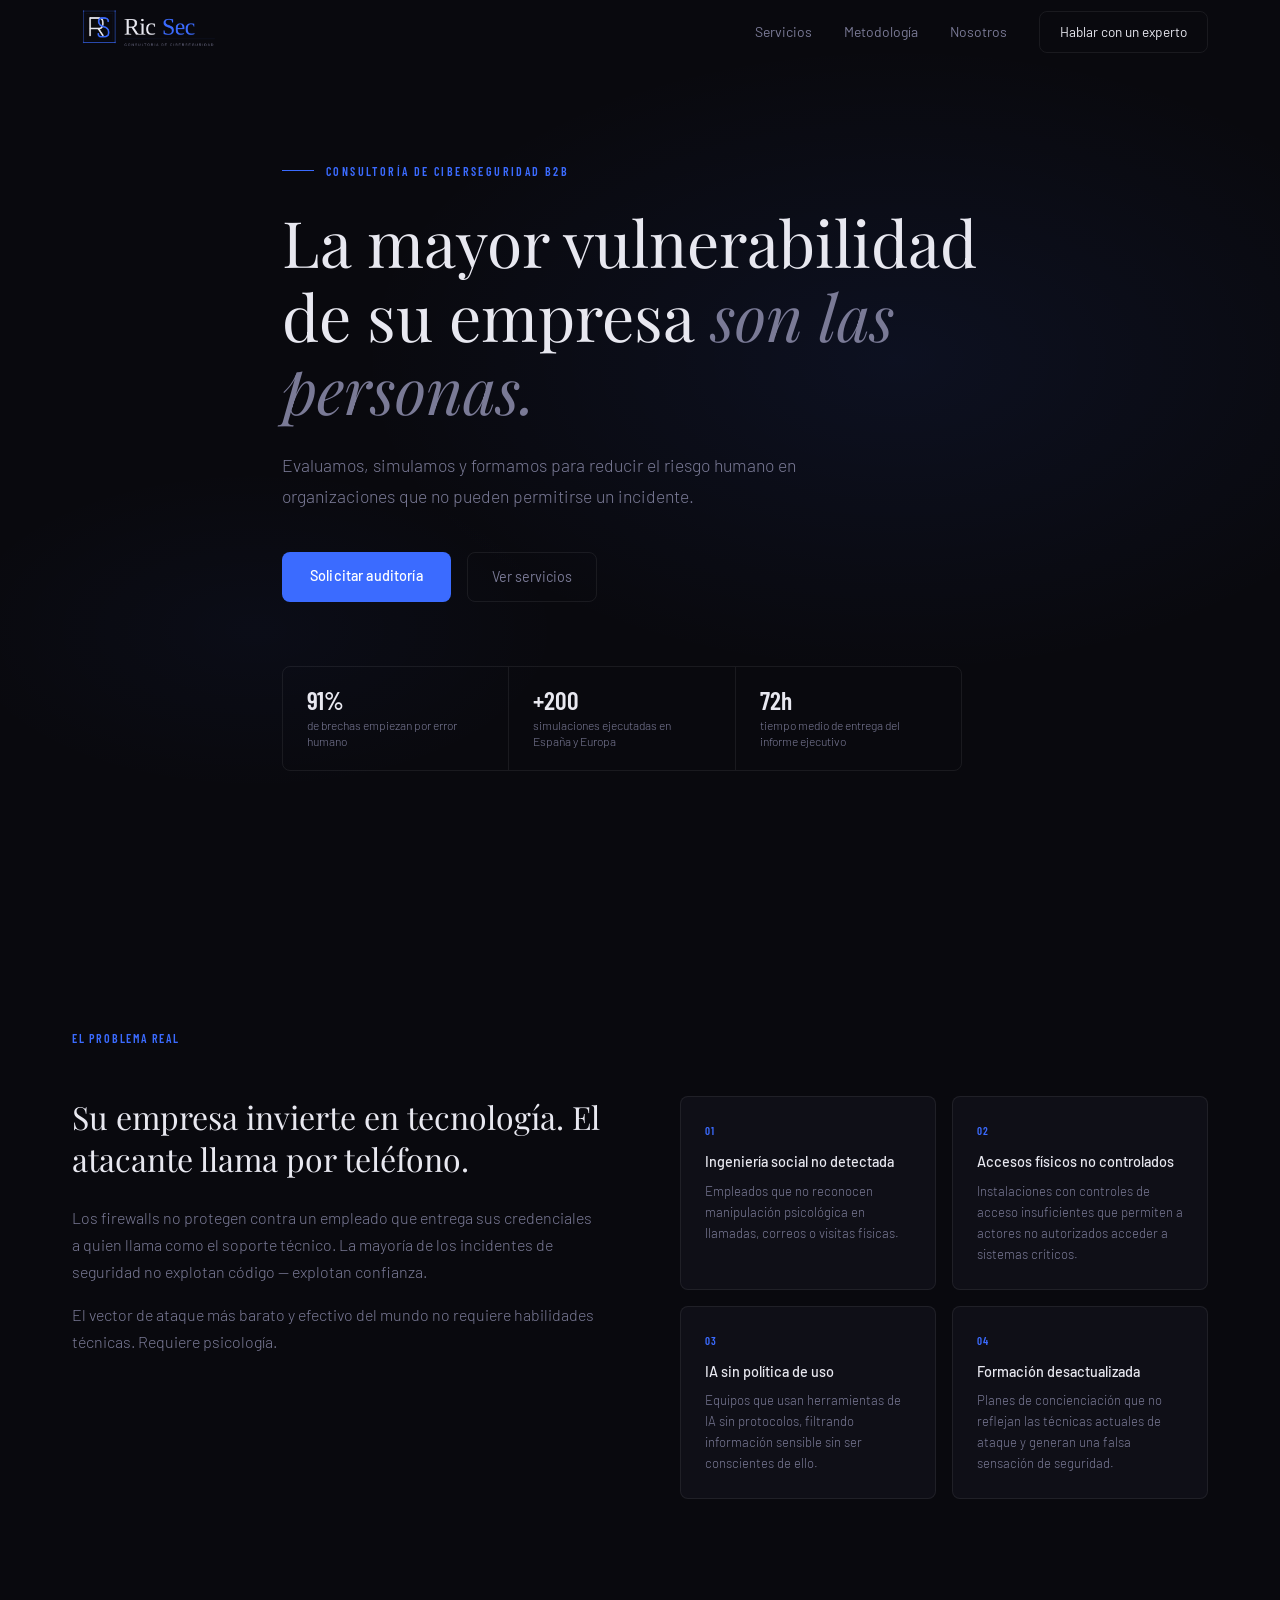
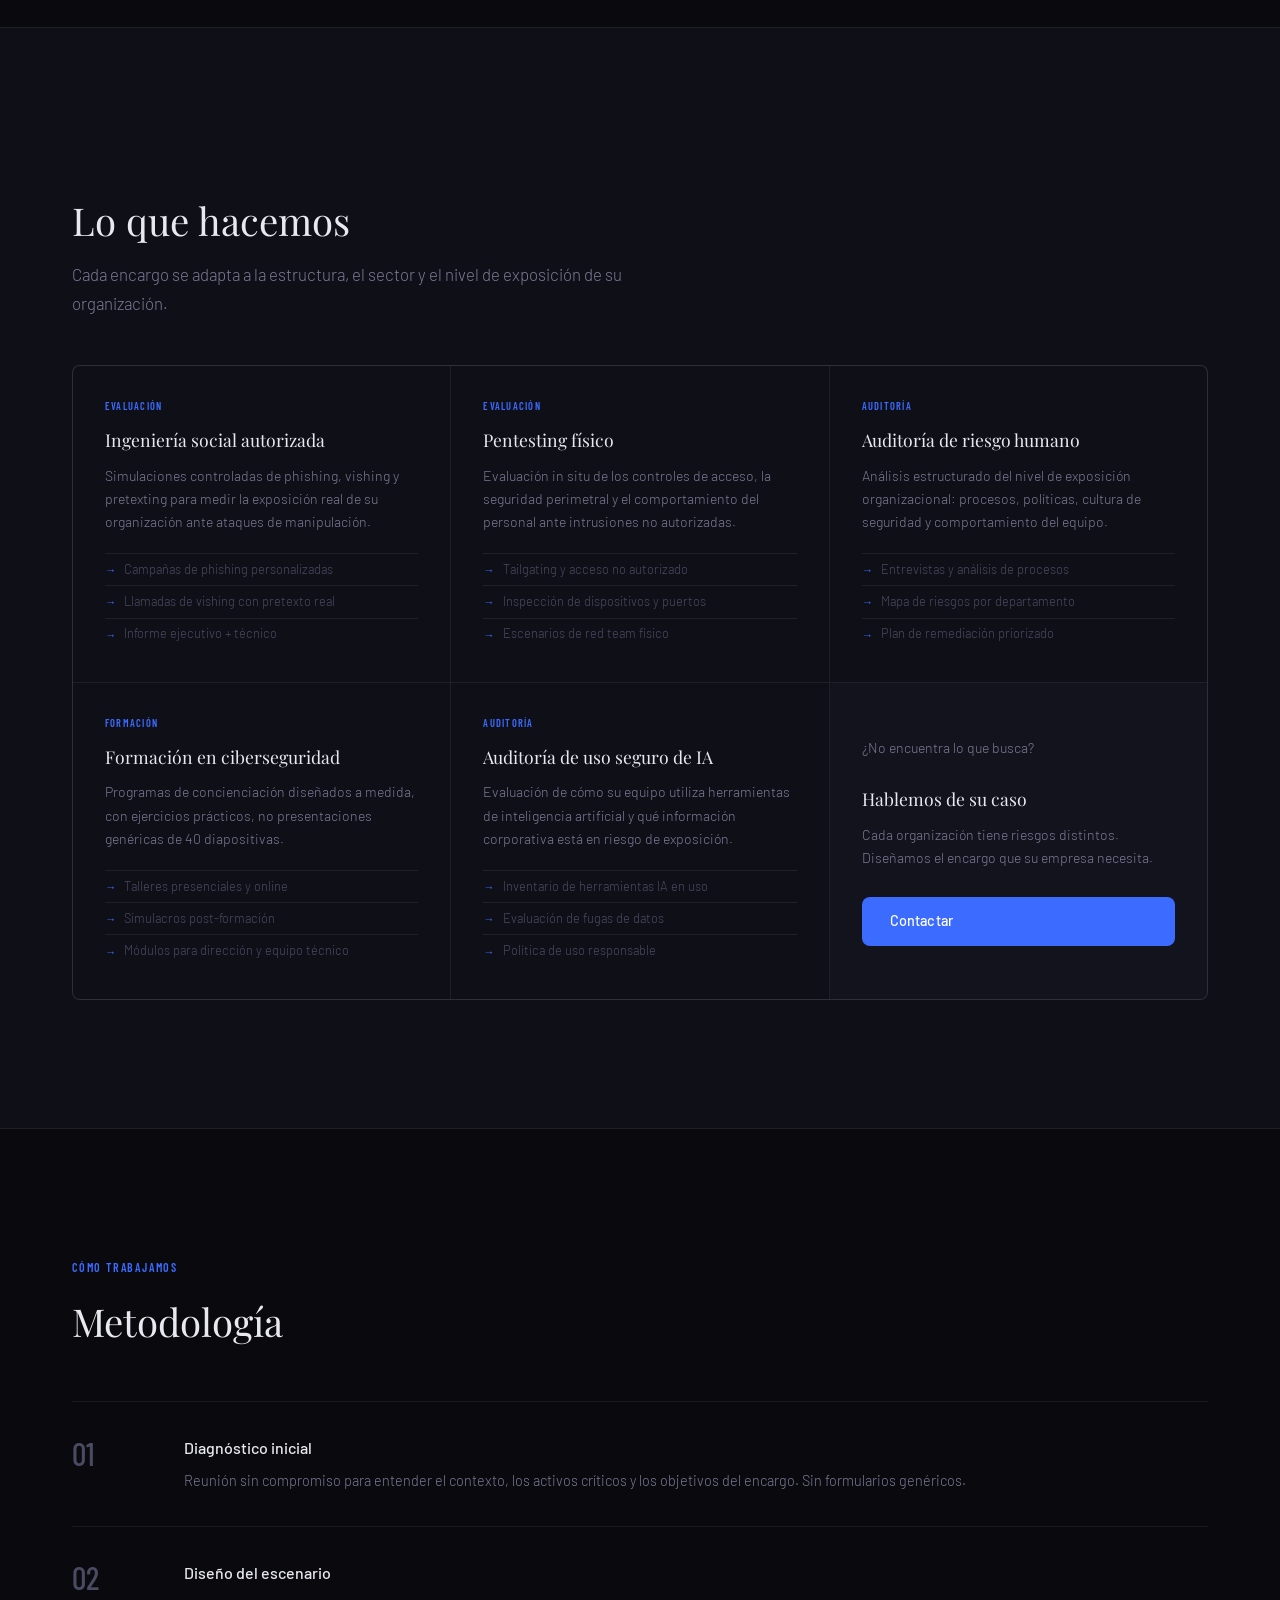
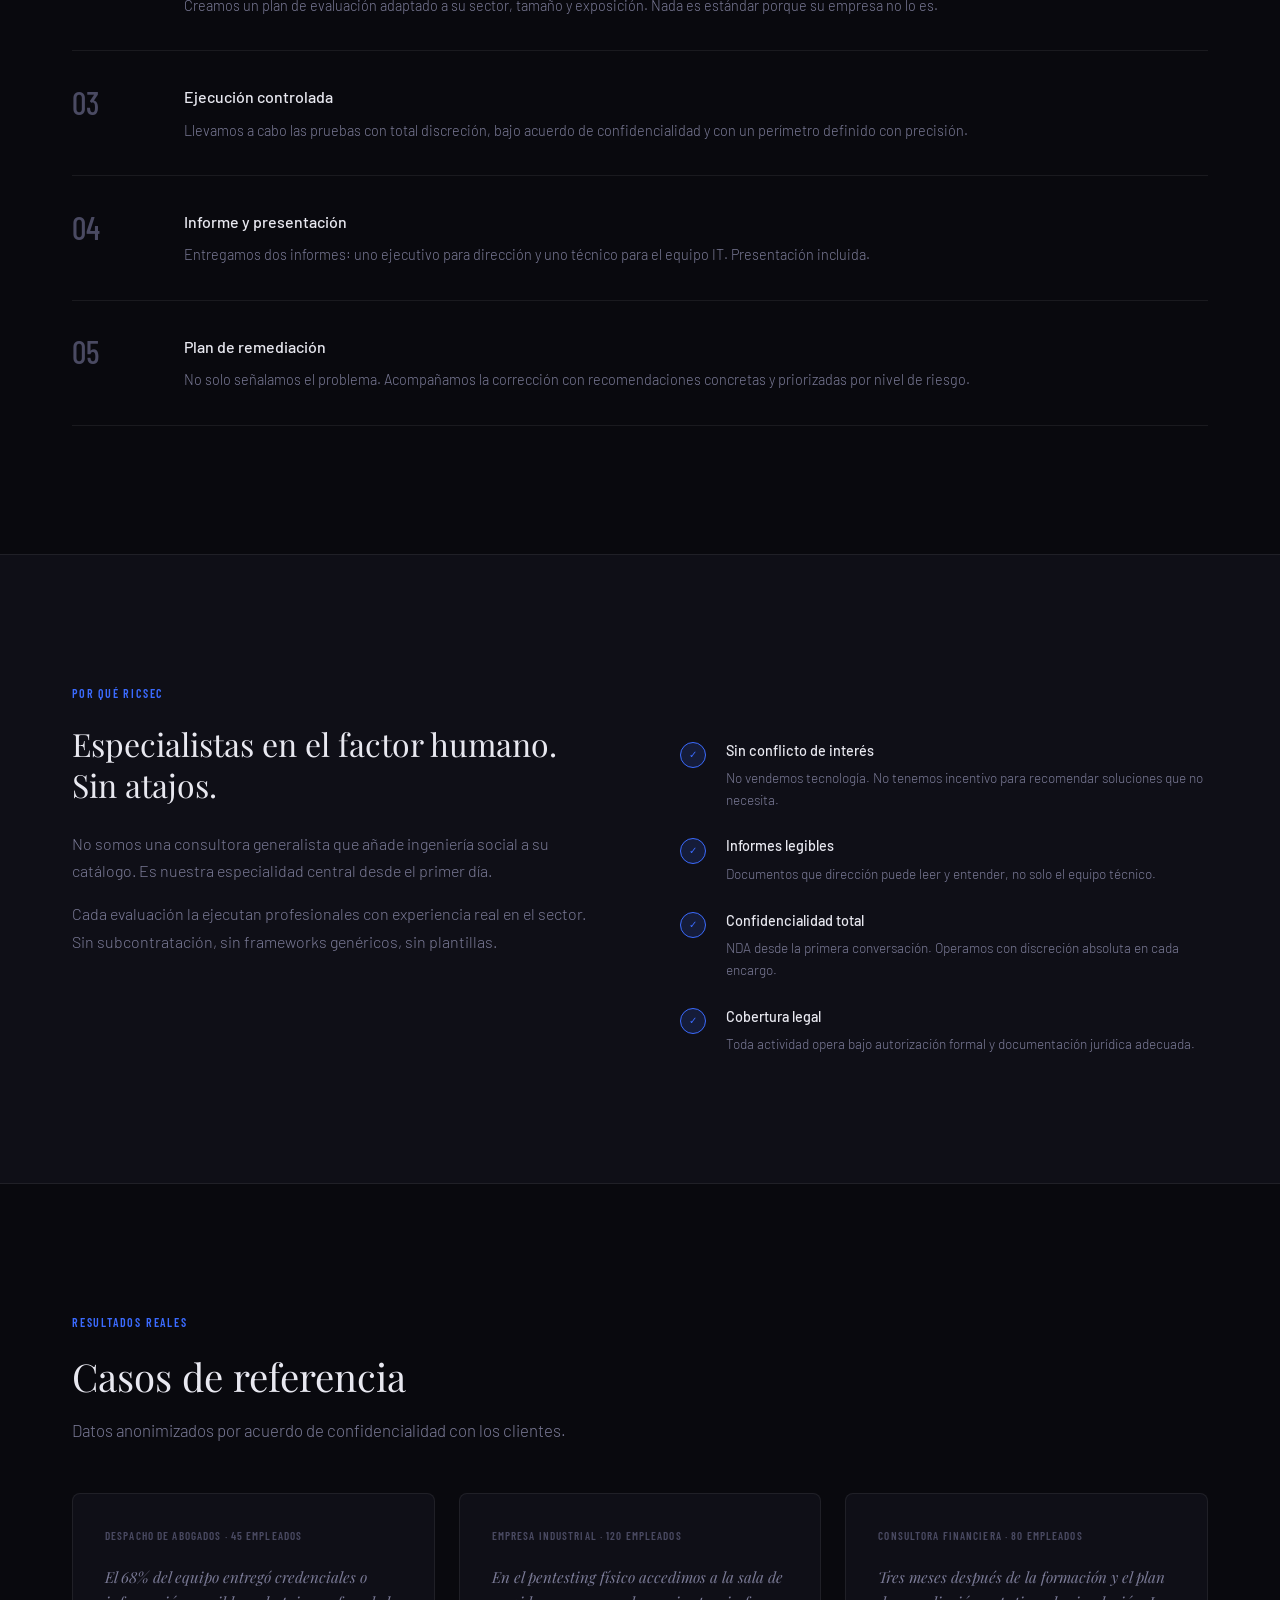
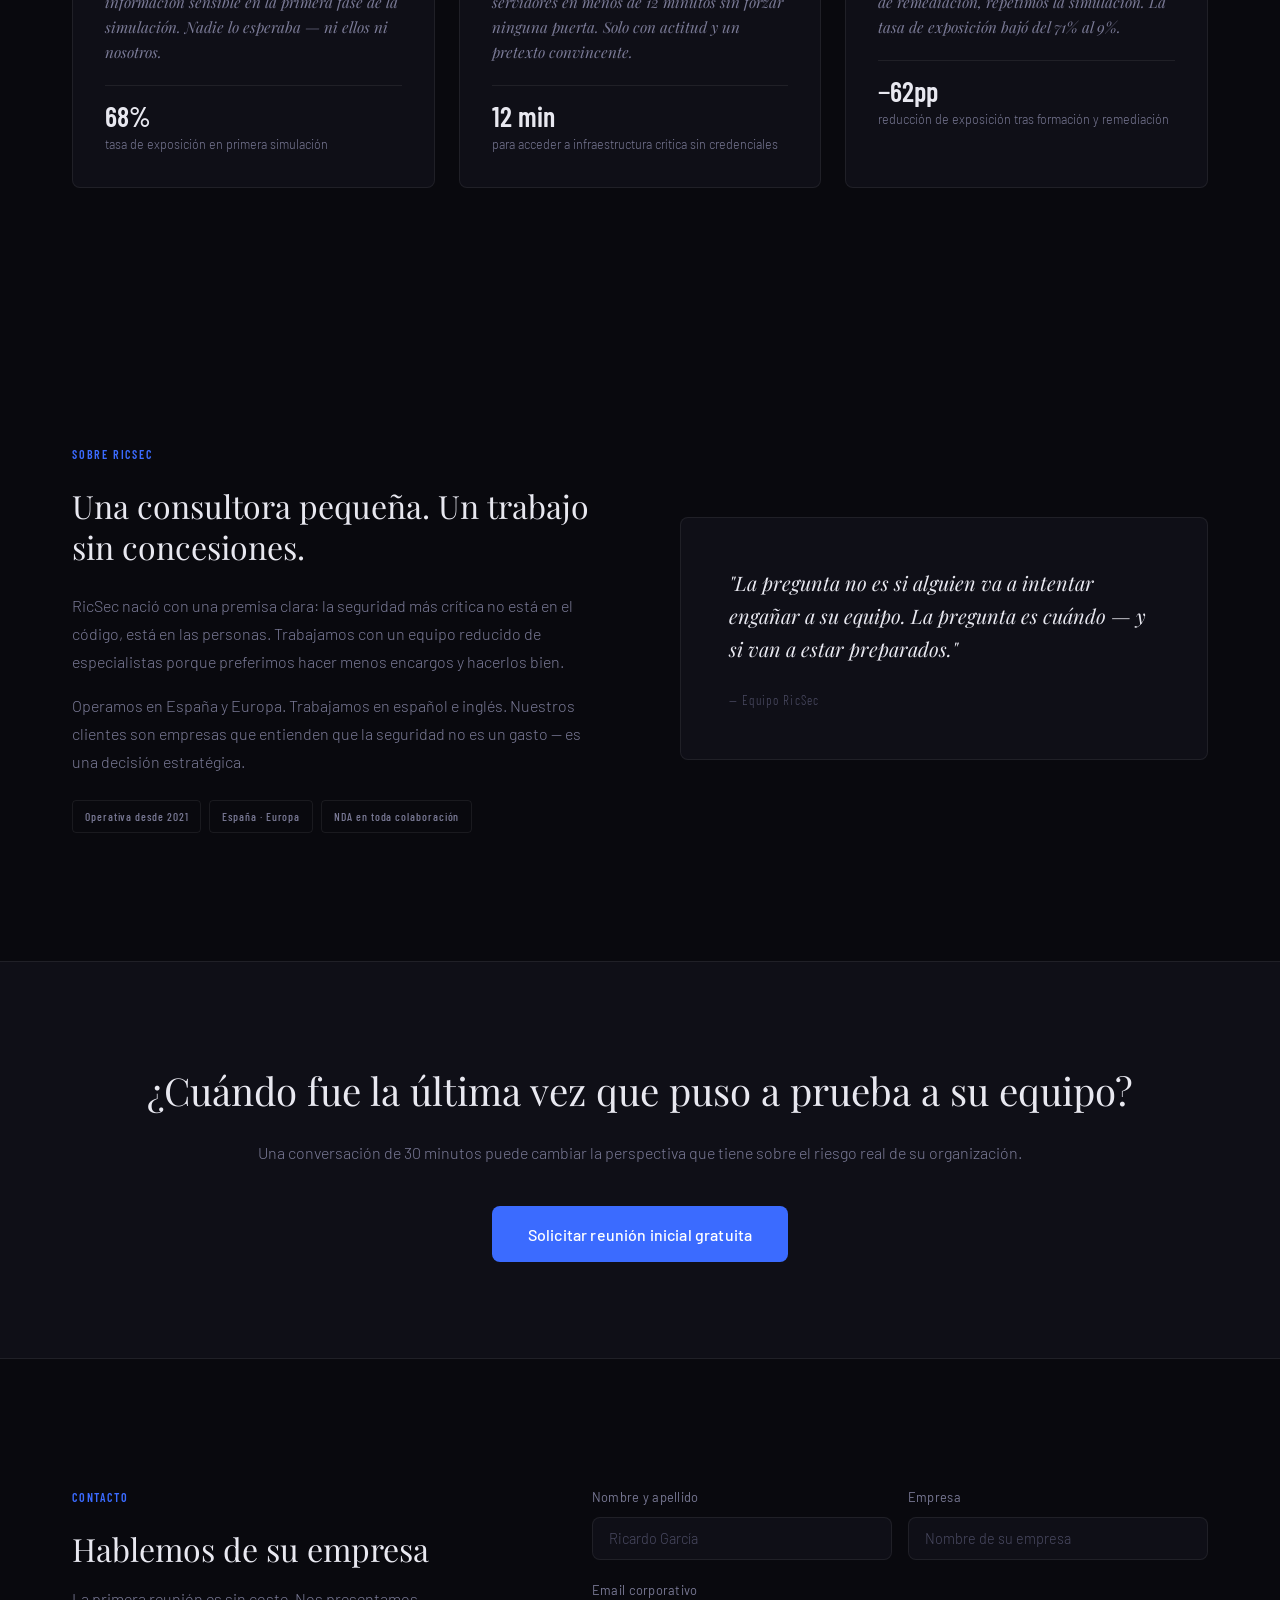
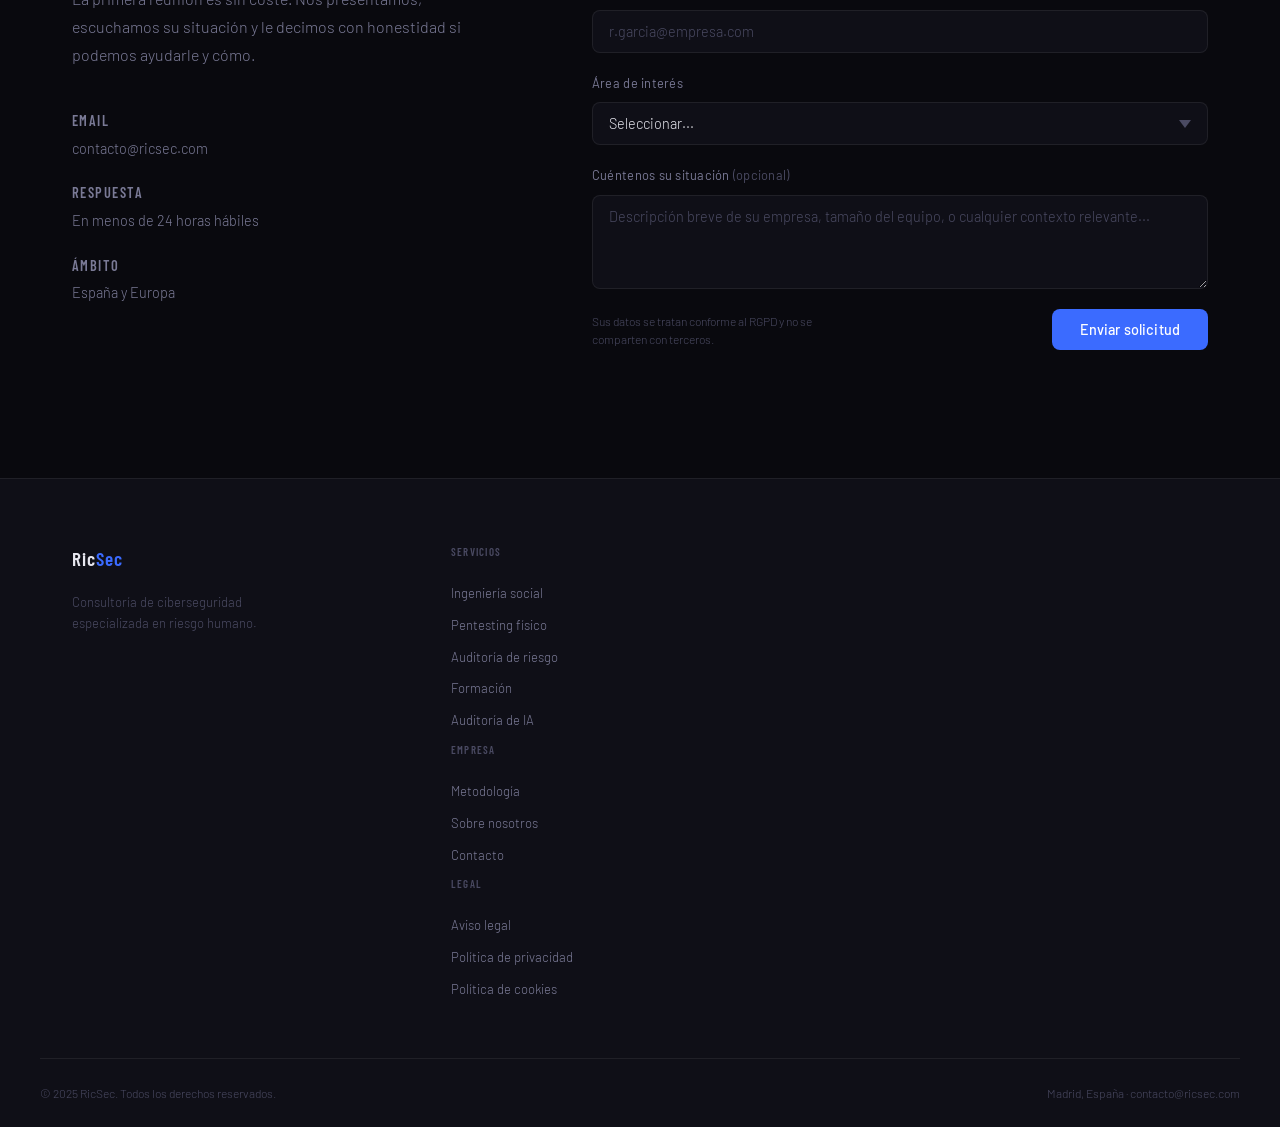
<file: index.html>
<!DOCTYPE html>
<html lang="es">
<head>
<meta charset="UTF-8">
<meta name="viewport" content="width=device-width, initial-scale=1.0">
<meta name="description" content="RicSec — Consultoría de ciberseguridad especializada en ingeniería social, pentesting físico y auditorías de riesgo humano para empresas B2B.">
<meta name="robots" content="index, follow">
<title>RicSec — Seguridad que empieza por las personas</title>
<link rel="icon" type="image/png" href="imgs/ricsec-favicon.png">
<link rel="preconnect" href="https://fonts.googleapis.com">
<link href="https://fonts.googleapis.com/css2?family=Playfair+Display:wght@400;600&family=Barlow:ital,wght@0,300;0,400;0,500;0,600;1,300&family=Barlow+Condensed:wght@500;600&display=swap" rel="stylesheet">
<link rel="stylesheet" href="styles.css">
</head>
<body>

<!-- NAV -->
<header class="nav" id="nav">
  <div class="container nav__inner">
    <a href="#" class="logo">
  <img src="imgs/ricsec-logo.png" alt="RicSec" height="36">
</a>
    <nav class="nav__links" id="navLinks">
      <a href="#servicios">Servicios</a>
      <a href="#metodologia">Metodología</a>
      <a href="#nosotros">Nosotros</a>
      <a href="#contacto" class="btn-nav">Hablar con un experto</a>
    </nav>
    <button class="hamburger" id="hamburger" aria-label="Menú">
      <span></span><span></span><span></span>
    </button>
  </div>
</header>

<!-- HERO -->
<section class="hero" id="inicio">
  <div class="hero__bg"></div>
  <div class="container hero__inner">
    <div class="hero__label reveal">Consultoría de ciberseguridad B2B</div>
    <h1 class="hero__title reveal">La mayor vulnerabilidad<br>de su empresa<em> son las personas.</em></h1>
    <p class="hero__sub reveal">Evaluamos, simulamos y formamos para reducir el riesgo humano en organizaciones que no pueden permitirse un incidente.</p>
    <div class="hero__actions reveal">
      <a href="#contacto" class="btn-primary">Solicitar auditoría</a>
      <a href="#servicios" class="btn-ghost">Ver servicios</a>
    </div>
    <div class="hero__stats reveal">
      <div class="stat"><span class="stat__n">91%</span><span class="stat__l">de brechas empiezan por error humano</span></div>
      <div class="stat__div"></div>
      <div class="stat"><span class="stat__n">+200</span><span class="stat__l">simulaciones ejecutadas en España y Europa</span></div>
      <div class="stat__div"></div>
      <div class="stat"><span class="stat__n">72h</span><span class="stat__l">tiempo medio de entrega del informe ejecutivo</span></div>
    </div>
  </div>
</section>

<!-- PROBLEMA -->
<section class="problema" id="problema">
  <div class="container">
    <div class="section-label reveal">El problema real</div>
    <div class="problema__grid">
      <div class="problema__copy reveal">
        <h2>Su empresa invierte en tecnología. El atacante llama por teléfono.</h2>
        <p>Los firewalls no protegen contra un empleado que entrega sus credenciales a quien llama como el soporte técnico. La mayoría de los incidentes de seguridad no explotan código — explotan confianza.</p>
        <p>El vector de ataque más barato y efectivo del mundo no requiere habilidades técnicas. Requiere psicología.</p>
      </div>
      <div class="problema__cards reveal">
        <div class="risk-card">
          <div class="risk-card__ico">01</div>
          <h4>Ingeniería social no detectada</h4>
          <p>Empleados que no reconocen manipulación psicológica en llamadas, correos o visitas físicas.</p>
        </div>
        <div class="risk-card">
          <div class="risk-card__ico">02</div>
          <h4>Accesos físicos no controlados</h4>
          <p>Instalaciones con controles de acceso insuficientes que permiten a actores no autorizados acceder a sistemas críticos.</p>
        </div>
        <div class="risk-card">
          <div class="risk-card__ico">03</div>
          <h4>IA sin política de uso</h4>
          <p>Equipos que usan herramientas de IA sin protocolos, filtrando información sensible sin ser conscientes de ello.</p>
        </div>
        <div class="risk-card">
          <div class="risk-card__ico">04</div>
          <h4>Formación desactualizada</h4>
          <p>Planes de concienciación que no reflejan las técnicas actuales de ataque y generan una falsa sensación de seguridad.</p>
        </div>
      </div>
    </div>
  </div>
</section>

<!-- SERVICIOS -->
<section class="servicios" id="servicios">
  <div class="container">
    <div class="section-label reveal">Servicios</div>
    <h2 class="section-title reveal">Lo que hacemos</h2>
    <p class="section-sub reveal">Cada encargo se adapta a la estructura, el sector y el nivel de exposición de su organización.</p>
    <div class="servicios__grid">
      <div class="srv-card reveal">
        <div class="srv-card__tag">Evaluación</div>
        <h3>Ingeniería social autorizada</h3>
        <p>Simulaciones controladas de phishing, vishing y pretexting para medir la exposición real de su organización ante ataques de manipulación.</p>
        <ul>
          <li>Campañas de phishing personalizadas</li>
          <li>Llamadas de vishing con pretexto real</li>
          <li>Informe ejecutivo + técnico</li>
        </ul>
      </div>
      <div class="srv-card reveal">
        <div class="srv-card__tag">Evaluación</div>
        <h3>Pentesting físico</h3>
        <p>Evaluación in situ de los controles de acceso, la seguridad perimetral y el comportamiento del personal ante intrusiones no autorizadas.</p>
        <ul>
          <li>Tailgating y acceso no autorizado</li>
          <li>Inspección de dispositivos y puertos</li>
          <li>Escenarios de red team físico</li>
        </ul>
      </div>
      <div class="srv-card reveal">
        <div class="srv-card__tag">Auditoría</div>
        <h3>Auditoría de riesgo humano</h3>
        <p>Análisis estructurado del nivel de exposición organizacional: procesos, políticas, cultura de seguridad y comportamiento del equipo.</p>
        <ul>
          <li>Entrevistas y análisis de procesos</li>
          <li>Mapa de riesgos por departamento</li>
          <li>Plan de remediación priorizado</li>
        </ul>
      </div>
      <div class="srv-card reveal">
        <div class="srv-card__tag">Formación</div>
        <h3>Formación en ciberseguridad</h3>
        <p>Programas de concienciación diseñados a medida, con ejercicios prácticos, no presentaciones genéricas de 40 diapositivas.</p>
        <ul>
          <li>Talleres presenciales y online</li>
          <li>Simulacros post-formación</li>
          <li>Módulos para dirección y equipo técnico</li>
        </ul>
      </div>
      <div class="srv-card reveal">
        <div class="srv-card__tag">Auditoría</div>
        <h3>Auditoría de uso seguro de IA</h3>
        <p>Evaluación de cómo su equipo utiliza herramientas de inteligencia artificial y qué información corporativa está en riesgo de exposición.</p>
        <ul>
          <li>Inventario de herramientas IA en uso</li>
          <li>Evaluación de fugas de datos</li>
          <li>Política de uso responsable</li>
        </ul>
      </div>
      <div class="srv-card srv-card--cta reveal">
        <p class="srv-cta__pre">¿No encuentra lo que busca?</p>
        <h3>Hablemos de su caso</h3>
        <p>Cada organización tiene riesgos distintos. Diseñamos el encargo que su empresa necesita.</p>
        <a href="#contacto" class="btn-primary">Contactar</a>
      </div>
    </div>
  </div>
</section>

<!-- METODOLOGÍA -->
<section class="metodologia" id="metodologia">
  <div class="container">
    <div class="section-label reveal">Cómo trabajamos</div>
    <h2 class="section-title reveal">Metodología</h2>
    <div class="met__steps">
      <div class="met__step reveal">
        <div class="met__n">01</div>
        <div class="met__content">
          <h4>Diagnóstico inicial</h4>
          <p>Reunión sin compromiso para entender el contexto, los activos críticos y los objetivos del encargo. Sin formularios genéricos.</p>
        </div>
      </div>
      <div class="met__step reveal">
        <div class="met__n">02</div>
        <div class="met__content">
          <h4>Diseño del escenario</h4>
          <p>Creamos un plan de evaluación adaptado a su sector, tamaño y exposición. Nada es estándar porque su empresa no lo es.</p>
        </div>
      </div>
      <div class="met__step reveal">
        <div class="met__n">03</div>
        <div class="met__content">
          <h4>Ejecución controlada</h4>
          <p>Llevamos a cabo las pruebas con total discreción, bajo acuerdo de confidencialidad y con un perímetro definido con precisión.</p>
        </div>
      </div>
      <div class="met__step reveal">
        <div class="met__n">04</div>
        <div class="met__content">
          <h4>Informe y presentación</h4>
          <p>Entregamos dos informes: uno ejecutivo para dirección y uno técnico para el equipo IT. Presentación incluida.</p>
        </div>
      </div>
      <div class="met__step reveal">
        <div class="met__n">05</div>
        <div class="met__content">
          <h4>Plan de remediación</h4>
          <p>No solo señalamos el problema. Acompañamos la corrección con recomendaciones concretas y priorizadas por nivel de riesgo.</p>
        </div>
      </div>
    </div>
  </div>
</section>

<!-- DIFERENCIADOR -->
<section class="diferenciador" id="diferenciador">
  <div class="container">
    <div class="dif__inner">
      <div class="dif__left reveal">
        <div class="section-label">Por qué RicSec</div>
        <h2>Especialistas en el factor humano. Sin atajos.</h2>
        <p>No somos una consultora generalista que añade ingeniería social a su catálogo. Es nuestra especialidad central desde el primer día.</p>
        <p>Cada evaluación la ejecutan profesionales con experiencia real en el sector. Sin subcontratación, sin frameworks genéricos, sin plantillas.</p>
      </div>
      <div class="dif__right reveal">
        <div class="dif__item">
          <div class="dif__check">✓</div>
          <div>
            <strong>Sin conflicto de interés</strong>
            <p>No vendemos tecnología. No tenemos incentivo para recomendar soluciones que no necesita.</p>
          </div>
        </div>
        <div class="dif__item">
          <div class="dif__check">✓</div>
          <div>
            <strong>Informes legibles</strong>
            <p>Documentos que dirección puede leer y entender, no solo el equipo técnico.</p>
          </div>
        </div>
        <div class="dif__item">
          <div class="dif__check">✓</div>
          <div>
            <strong>Confidencialidad total</strong>
            <p>NDA desde la primera conversación. Operamos con discreción absoluta en cada encargo.</p>
          </div>
        </div>
        <div class="dif__item">
          <div class="dif__check">✓</div>
          <div>
            <strong>Cobertura legal</strong>
            <p>Toda actividad opera bajo autorización formal y documentación jurídica adecuada.</p>
          </div>
        </div>
      </div>
    </div>
  </div>
</section>

<!-- CASOS -->
<section class="casos" id="casos">
  <div class="container">
    <div class="section-label reveal">Resultados reales</div>
    <h2 class="section-title reveal">Casos de referencia</h2>
    <p class="section-sub reveal">Datos anonimizados por acuerdo de confidencialidad con los clientes.</p>
    <div class="casos__grid">
      <div class="caso-card reveal">
        <div class="caso-card__sector">Despacho de abogados · 45 empleados</div>
        <blockquote>El 68% del equipo entregó credenciales o información sensible en la primera fase de la simulación. Nadie lo esperaba — ni ellos ni nosotros.</blockquote>
        <div class="caso-card__result">
          <span class="caso-n">68%</span>
          <span>tasa de exposición en primera simulación</span>
        </div>
      </div>
      <div class="caso-card reveal">
        <div class="caso-card__sector">Empresa industrial · 120 empleados</div>
        <blockquote>En el pentesting físico accedimos a la sala de servidores en menos de 12 minutos sin forzar ninguna puerta. Solo con actitud y un pretexto convincente.</blockquote>
        <div class="caso-card__result">
          <span class="caso-n">12 min</span>
          <span>para acceder a infraestructura crítica sin credenciales</span>
        </div>
      </div>
      <div class="caso-card reveal">
        <div class="caso-card__sector">Consultora financiera · 80 empleados</div>
        <blockquote>Tres meses después de la formación y el plan de remediación, repetimos la simulación. La tasa de exposición bajó del 71% al 9%.</blockquote>
        <div class="caso-card__result">
          <span class="caso-n">−62pp</span>
          <span>reducción de exposición tras formación y remediación</span>
        </div>
      </div>
    </div>
  </div>
</section>

<!-- NOSOTROS -->
<section class="nosotros" id="nosotros">
  <div class="container">
    <div class="nos__inner">
      <div class="nos__left reveal">
        <div class="section-label">Sobre RicSec</div>
        <h2>Una consultora pequeña. Un trabajo sin concesiones.</h2>
        <p>RicSec nació con una premisa clara: la seguridad más crítica no está en el código, está en las personas. Trabajamos con un equipo reducido de especialistas porque preferimos hacer menos encargos y hacerlos bien.</p>
        <p>Operamos en España y Europa. Trabajamos en español e inglés. Nuestros clientes son empresas que entienden que la seguridad no es un gasto — es una decisión estratégica.</p>
        <div class="nos__badges">
          <div class="badge">Operativa desde 2021</div>
          <div class="badge">España · Europa</div>
          <div class="badge">NDA en toda colaboración</div>
        </div>
      </div>
      <div class="nos__right reveal">
        <div class="nos__quote">
          <p>"La pregunta no es si alguien va a intentar engañar a su equipo. La pregunta es cuándo — y si van a estar preparados."</p>
          <div class="nos__sig">— Equipo RicSec</div>
        </div>
      </div>
    </div>
  </div>
</section>

<!-- CTA BAND -->
<section class="cta-band">
  <div class="container reveal">
    <h2>¿Cuándo fue la última vez que puso a prueba a su equipo?</h2>
    <p>Una conversación de 30 minutos puede cambiar la perspectiva que tiene sobre el riesgo real de su organización.</p>
    <a href="#contacto" class="btn-primary btn-large">Solicitar reunión inicial gratuita</a>
  </div>
</section>

<!-- CONTACTO -->
<section class="contacto" id="contacto">
  <div class="container">
    <div class="contacto__inner">
      <div class="contacto__left reveal">
        <div class="section-label">Contacto</div>
        <h2>Hablemos de su empresa</h2>
        <p>La primera reunión es sin coste. Nos presentamos, escuchamos su situación y le decimos con honestidad si podemos ayudarle y cómo.</p>
        <div class="contact__info">
          <div class="contact__item">
            <span class="contact__label">Email</span>
            <a href="mailto:contacto@ricsec.com">contacto@ricsec.com</a>
          </div>
          <div class="contact__item">
            <span class="contact__label">Respuesta</span>
            <span>En menos de 24 horas hábiles</span>
          </div>
          <div class="contact__item">
            <span class="contact__label">Ámbito</span>
            <span>España y Europa</span>
          </div>
        </div>
      </div>
      <div class="contacto__right reveal">
        <form class="form" id="contactForm" novalidate>
          <div class="form__row">
            <div class="form__field">
              <label for="nombre">Nombre y apellido</label>
              <input type="text" id="nombre" name="nombre" placeholder="Ricardo García" required>
            </div>
            <div class="form__field">
              <label for="empresa">Empresa</label>
              <input type="text" id="empresa" name="empresa" placeholder="Nombre de su empresa" required>
            </div>
          </div>
          <div class="form__field">
            <label for="email">Email corporativo</label>
            <input type="email" id="email" name="email" placeholder="r.garcia@empresa.com" required>
          </div>
          <div class="form__field">
            <label for="servicio">Área de interés</label>
            <select id="servicio" name="servicio">
              <option value="">Seleccionar...</option>
              <option>Ingeniería social / Phishing / Vishing</option>
              <option>Pentesting físico</option>
              <option>Auditoría de riesgo humano</option>
              <option>Formación en ciberseguridad</option>
              <option>Auditoría de uso de IA</option>
              <option>No lo sé todavía — quiero asesorarme</option>
            </select>
          </div>
          <div class="form__field">
            <label for="mensaje">Cuéntenos su situación <span class="optional">(opcional)</span></label>
            <textarea id="mensaje" name="mensaje" rows="4" placeholder="Descripción breve de su empresa, tamaño del equipo, o cualquier contexto relevante..."></textarea>
          </div>
          <div class="form__footer">
            <p class="form__legal">Sus datos se tratan conforme al RGPD y no se comparten con terceros.</p>
            <button type="submit" class="btn-primary">Enviar solicitud</button>
          </div>
          <div class="form__success" id="formSuccess">
            <div class="success__icon">✓</div>
            <p>Solicitud recibida. Le contactaremos antes de 24 horas hábiles.</p>
          </div>
        </form>
      </div>
    </div>
  </div>
</section>

<!-- FOOTER -->
<footer class="footer">
  <div class="container footer__inner">
    <div class="footer__brand">
      <a href="#" class="logo">Ric<span>Sec</span></a>
      <p>Consultoría de ciberseguridad especializada en riesgo humano.</p>
    </div>
    <div class="footer__links">
      <div class="footer__col">
        <h5>Servicios</h5>
        <a href="#servicios">Ingeniería social</a>
        <a href="#servicios">Pentesting físico</a>
        <a href="#servicios">Auditoría de riesgo</a>
        <a href="#servicios">Formación</a>
        <a href="#servicios">Auditoría de IA</a>
      </div>
      <div class="footer__col">
        <h5>Empresa</h5>
        <a href="#metodologia">Metodología</a>
        <a href="#nosotros">Sobre nosotros</a>
        <a href="#contacto">Contacto</a>
      </div>
      <div class="footer__col">
        <h5>Legal</h5>
        <a href="#">Aviso legal</a>
        <a href="#">Política de privacidad</a>
        <a href="#">Política de cookies</a>
      </div>
    </div>
  </div>
  <div class="container footer__bottom">
    <p>© 2025 RicSec. Todos los derechos reservados.</p>
    <p>Madrid, España · contacto@ricsec.com</p>
  </div>
</footer>

<script src="main.js"></script>
</body>
</html>
</file>
<file: styles.css>
*, *::before, *::after { box-sizing: border-box; margin: 0; padding: 0; }

:root {
  --bg: #09090e;
  --bg-2: #0f0f17;
  --bg-3: #13131d;
  --border: rgba(255,255,255,0.07);
  --border-hover: rgba(255,255,255,0.14);
  --text: #e8e8f0;
  --text-muted: #7a7a96;
  --text-dim: #4a4a62;
  --accent: #3b6bff;
  --accent-light: #5b87ff;
  --accent-glow: rgba(59,107,255,0.15);
  --serif: 'Playfair Display', Georgia, serif;
  --sans: 'Barlow', sans-serif;
  --condensed: 'Barlow Condensed', sans-serif;
  --radius: 8px;
  --max-w: 1200px;
  --transition: 0.25s ease;
}

html { scroll-behavior: smooth; font-size: 16px; }

body {
  background: var(--bg);
  color: var(--text);
  font-family: var(--sans);
  font-weight: 300;
  line-height: 1.7;
  -webkit-font-smoothing: antialiased;
  overflow-x: hidden;
}

::selection { background: var(--accent); color: #fff; }

/* UTILS */
.container { max-width: var(--max-w); margin: 0 auto; padding: 0 2rem; }
.section-label {
  font-family: var(--condensed);
  font-size: 0.75rem;
  font-weight: 600;
  letter-spacing: 0.15em;
  text-transform: uppercase;
  color: var(--accent);
  margin-bottom: 1.25rem;
}
.section-title {
  font-family: var(--serif);
  font-size: clamp(1.8rem, 3vw, 2.6rem);
  font-weight: 400;
  line-height: 1.25;
  margin-bottom: 1rem;
  color: var(--text);
}
.section-sub {
  font-size: 1.05rem;
  color: var(--text-muted);
  max-width: 560px;
  margin-bottom: 3rem;
}

/* REVEAL */
.reveal {
  opacity: 0;
  transform: translateY(24px);
  transition: opacity 0.6s ease, transform 0.6s ease;
}
.reveal.visible {
  opacity: 1;
  transform: none;
}

/* BUTTONS */
.btn-primary {
  display: inline-block;
  background: var(--accent);
  color: #fff;
  padding: 0.75rem 1.75rem;
  border-radius: var(--radius);
  font-family: var(--sans);
  font-weight: 500;
  font-size: 0.9rem;
  text-decoration: none;
  border: none;
  cursor: pointer;
  transition: background var(--transition), transform var(--transition);
  letter-spacing: 0.01em;
}
.btn-primary:hover { background: var(--accent-light); transform: translateY(-1px); }
.btn-ghost {
  display: inline-block;
  color: var(--text-muted);
  padding: 0.75rem 1.5rem;
  border-radius: var(--radius);
  border: 1px solid var(--border);
  font-size: 0.9rem;
  font-weight: 400;
  text-decoration: none;
  transition: border-color var(--transition), color var(--transition);
}
.btn-ghost:hover { border-color: var(--border-hover); color: var(--text); }
.btn-large { padding: 0.9rem 2.25rem; font-size: 1rem; }
.btn-nav {
  display: inline-block;
  background: transparent;
  border: 1px solid var(--border);
  color: var(--text);
  padding: 0.5rem 1.25rem;
  border-radius: var(--radius);
  font-size: 0.85rem;
  font-weight: 400;
  text-decoration: none;
  transition: border-color var(--transition), background var(--transition);
}
.btn-nav:hover { border-color: var(--accent); background: var(--accent-glow); }

/* NAV */
.nav {
  position: fixed;
  top: 0; left: 0; right: 0;
  z-index: 100;
  border-bottom: 1px solid transparent;
  transition: background 0.3s, border-color 0.3s;
}
.nav.scrolled {
  background: rgba(9,9,14,0.9);
  backdrop-filter: blur(16px);
  border-color: var(--border);
}
.nav__inner {
  display: flex;
  align-items: center;
  justify-content: space-between;
  height: 64px;
}
.logo {
  font-family: var(--condensed);
  font-size: 1.4rem;
  font-weight: 600;
  letter-spacing: 0.05em;
  color: var(--text);
  text-decoration: none;
}
.logo img {
  height: 4rem; /* aumenta este valor */
}
.logo span { color: var(--accent); }
.nav__links {
  display: flex;
  align-items: center;
  gap: 2rem;
}
.nav__links a:not(.btn-nav) {
  color: var(--text-muted);
  text-decoration: none;
  font-size: 0.875rem;
  font-weight: 400;
  transition: color var(--transition);
}
.nav__links a:not(.btn-nav):hover { color: var(--text); }
.hamburger {
  display: none;
  flex-direction: column;
  gap: 5px;
  background: none;
  border: none;
  cursor: pointer;
  padding: 4px;
}
.hamburger span {
  display: block;
  width: 22px;
  height: 1.5px;
  background: var(--text);
  transition: var(--transition);
}

/* HERO */
.hero {
  min-height: 100vh;
  display: flex;
  align-items: center;
  position: relative;
  padding: 8rem 0 6rem;
  overflow: hidden;
}
.hero__bg {
  position: absolute;
  inset: 0;
  background:
    radial-gradient(ellipse 60% 50% at 70% 40%, rgba(59,107,255,0.08) 0%, transparent 70%),
    radial-gradient(ellipse 40% 30% at 20% 70%, rgba(59,107,255,0.04) 0%, transparent 60%);
  pointer-events: none;
}
.hero__inner { position: relative; z-index: 1; max-width: 780px; }
.hero__label {
  font-family: var(--condensed);
  font-size: 0.75rem;
  font-weight: 600;
  letter-spacing: 0.2em;
  text-transform: uppercase;
  color: var(--accent);
  margin-bottom: 1.5rem;
  display: flex;
  align-items: center;
  gap: 0.75rem;
}
.hero__label::before {
  content: '';
  display: block;
  width: 2rem;
  height: 1px;
  background: var(--accent);
}
.hero__title {
  font-family: var(--serif);
  font-size: clamp(2.4rem, 5vw, 4rem);
  font-weight: 400;
  line-height: 1.15;
  color: var(--text);
  margin-bottom: 1.5rem;
}
.hero__title em {
  font-style: italic;
  color: var(--text-muted);
}
.hero__sub {
  font-size: 1.1rem;
  color: var(--text-muted);
  max-width: 560px;
  margin-bottom: 2.5rem;
  line-height: 1.75;
}
.hero__actions {
  display: flex;
  gap: 1rem;
  flex-wrap: wrap;
  margin-bottom: 4rem;
}
.hero__stats {
  display: flex;
  gap: 0;
  flex-wrap: wrap;
  border: 1px solid var(--border);
  border-radius: var(--radius);
  overflow: hidden;
  max-width: 680px;
}
.stat {
  flex: 1;
  min-width: 160px;
  padding: 1.25rem 1.5rem;
  display: flex;
  flex-direction: column;
  gap: 0.25rem;
}
.stat:not(:last-child) { border-right: 1px solid var(--border); }
.stat__n {
  font-family: var(--condensed);
  font-size: 1.6rem;
  font-weight: 600;
  color: var(--text);
  line-height: 1;
}
.stat__l {
  font-size: 0.75rem;
  color: var(--text-muted);
  line-height: 1.4;
}
.stat__div { display: none; }

/* PROBLEMA */
.problema { padding: 8rem 0; }
.problema__grid {
  display: grid;
  grid-template-columns: 1fr 1fr;
  gap: 5rem;
  align-items: start;
  margin-top: 3rem;
}
.problema__copy h2 {
  font-family: var(--serif);
  font-size: clamp(1.6rem, 2.5vw, 2.2rem);
  font-weight: 400;
  line-height: 1.3;
  margin-bottom: 1.5rem;
  color: var(--text);
}
.problema__copy p {
  color: var(--text-muted);
  margin-bottom: 1rem;
  font-size: 1rem;
}
.problema__cards {
  display: grid;
  grid-template-columns: 1fr 1fr;
  gap: 1rem;
}
.risk-card {
  background: var(--bg-2);
  border: 1px solid var(--border);
  border-radius: var(--radius);
  padding: 1.5rem;
  transition: border-color var(--transition);
}
.risk-card:hover { border-color: var(--border-hover); }
.risk-card__ico {
  font-family: var(--condensed);
  font-size: 0.7rem;
  font-weight: 600;
  letter-spacing: 0.1em;
  color: var(--accent);
  margin-bottom: 0.75rem;
}
.risk-card h4 {
  font-size: 0.9rem;
  font-weight: 500;
  margin-bottom: 0.5rem;
  color: var(--text);
  line-height: 1.4;
}
.risk-card p { font-size: 0.82rem; color: var(--text-muted); line-height: 1.6; }

/* SERVICIOS */
.servicios {
  padding: 8rem 0;
  background: var(--bg-2);
  border-top: 1px solid var(--border);
  border-bottom: 1px solid var(--border);
}
.servicios__grid {
  display: grid;
  grid-template-columns: repeat(3, 1fr);
  gap: 1px;
  background: var(--border);
  border: 1px solid var(--border);
  border-radius: var(--radius);
  overflow: hidden;
}
.srv-card {
  background: var(--bg-2);
  padding: 2rem;
  transition: background var(--transition);
}
.srv-card:hover { background: var(--bg-3); }
.srv-card__tag {
  font-family: var(--condensed);
  font-size: 0.65rem;
  font-weight: 600;
  letter-spacing: 0.12em;
  text-transform: uppercase;
  color: var(--accent);
  margin-bottom: 0.75rem;
}
.srv-card h3 {
  font-family: var(--serif);
  font-size: 1.1rem;
  font-weight: 400;
  color: var(--text);
  margin-bottom: 0.75rem;
  line-height: 1.35;
}
.srv-card > p { font-size: 0.875rem; color: var(--text-muted); margin-bottom: 1.25rem; line-height: 1.65; }
.srv-card ul { list-style: none; }
.srv-card ul li {
  font-size: 0.8rem;
  color: var(--text-dim);
  padding: 0.3rem 0;
  border-top: 1px solid var(--border);
  display: flex;
  align-items: center;
  gap: 0.5rem;
}
.srv-card ul li::before { content: '→'; color: var(--accent); font-size: 0.7rem; }
.srv-card--cta {
  background: var(--bg-3);
  display: flex;
  flex-direction: column;
  justify-content: center;
}
.srv-cta__pre { font-size: 0.75rem; color: var(--text-dim); margin-bottom: 0.5rem; }
.srv-card--cta h3 { margin-bottom: 0.75rem; }
.srv-card--cta > p { margin-bottom: 1.75rem; }

/* METODOLOGÍA */
.metodologia { padding: 8rem 0; }
.met__steps { margin-top: 3.5rem; }
.met__step {
  display: grid;
  grid-template-columns: 80px 1fr;
  gap: 2rem;
  padding: 2rem 0;
  border-top: 1px solid var(--border);
  align-items: start;
  transition: opacity var(--transition);
}
.met__step:last-child { border-bottom: 1px solid var(--border); }
.met__n {
  font-family: var(--condensed);
  font-size: 2rem;
  font-weight: 500;
  color: var(--text-dim);
  line-height: 1;
  padding-top: 0.15rem;
}
.met__content h4 {
  font-size: 1rem;
  font-weight: 500;
  color: var(--text);
  margin-bottom: 0.5rem;
}
.met__content p { font-size: 0.9rem; color: var(--text-muted); line-height: 1.7; }

/* DIFERENCIADOR */
.diferenciador {
  padding: 8rem 0;
  background: var(--bg-2);
  border-top: 1px solid var(--border);
  border-bottom: 1px solid var(--border);
}
.dif__inner {
  display: grid;
  grid-template-columns: 1fr 1fr;
  gap: 5rem;
  align-items: start;
}
.dif__left h2 {
  font-family: var(--serif);
  font-size: clamp(1.6rem, 2.5vw, 2.2rem);
  font-weight: 400;
  line-height: 1.3;
  margin-bottom: 1.5rem;
  color: var(--text);
}
.dif__left p { color: var(--text-muted); font-size: 1rem; margin-bottom: 1rem; }
.dif__right { display: flex; flex-direction: column; gap: 1.5rem; padding-top: 3.5rem; }
.dif__item {
  display: flex;
  gap: 1.25rem;
  align-items: flex-start;
}
.dif__check {
  width: 26px;
  height: 26px;
  background: var(--accent-glow);
  border: 1px solid var(--accent);
  border-radius: 50%;
  display: flex;
  align-items: center;
  justify-content: center;
  font-size: 0.65rem;
  color: var(--accent);
  flex-shrink: 0;
  margin-top: 0.2rem;
}
.dif__item strong { display: block; font-size: 0.9rem; font-weight: 500; color: var(--text); margin-bottom: 0.25rem; }
.dif__item p { font-size: 0.85rem; color: var(--text-muted); line-height: 1.6; margin: 0; }

/* CASOS */
.casos { padding: 8rem 0; }
.casos__grid {
  display: grid;
  grid-template-columns: repeat(3, 1fr);
  gap: 1.5rem;
  margin-top: 1rem;
}
.caso-card {
  background: var(--bg-2);
  border: 1px solid var(--border);
  border-radius: var(--radius);
  padding: 2rem;
  display: flex;
  flex-direction: column;
  gap: 1.25rem;
  transition: border-color var(--transition);
}
.caso-card:hover { border-color: var(--border-hover); }
.caso-card__sector {
  font-family: var(--condensed);
  font-size: 0.7rem;
  font-weight: 600;
  letter-spacing: 0.1em;
  text-transform: uppercase;
  color: var(--text-dim);
}
.caso-card blockquote {
  font-family: var(--serif);
  font-style: italic;
  font-size: 0.95rem;
  color: var(--text-muted);
  line-height: 1.65;
  border: none;
  padding: 0;
}
.caso-card__result {
  display: flex;
  flex-direction: column;
  gap: 0.25rem;
  padding-top: 1rem;
  border-top: 1px solid var(--border);
}
.caso-n {
  font-family: var(--condensed);
  font-size: 1.75rem;
  font-weight: 600;
  color: var(--text);
  line-height: 1;
}
.caso-card__result span:last-child { font-size: 0.78rem; color: var(--text-muted); }

/* NOSOTROS */
.nosotros { padding: 8rem 0; }
.nos__inner {
  display: grid;
  grid-template-columns: 1fr 1fr;
  gap: 5rem;
  align-items: center;
}
.nos__left h2 {
  font-family: var(--serif);
  font-size: clamp(1.6rem, 2.5vw, 2.2rem);
  font-weight: 400;
  line-height: 1.3;
  margin-bottom: 1.5rem;
  color: var(--text);
}
.nos__left p { color: var(--text-muted); font-size: 1rem; margin-bottom: 1rem; line-height: 1.75; }
.nos__badges { display: flex; flex-wrap: wrap; gap: 0.5rem; margin-top: 1.5rem; }
.badge {
  font-family: var(--condensed);
  font-size: 0.72rem;
  font-weight: 500;
  letter-spacing: 0.08em;
  color: var(--text-muted);
  border: 1px solid var(--border);
  border-radius: 4px;
  padding: 0.35rem 0.75rem;
}
.nos__right {
  background: var(--bg-2);
  border: 1px solid var(--border);
  border-radius: var(--radius);
  padding: 3rem;
}
.nos__quote p {
  font-family: var(--serif);
  font-style: italic;
  font-size: 1.25rem;
  color: var(--text);
  line-height: 1.65;
  margin-bottom: 1.5rem;
}
.nos__sig {
  font-size: 0.82rem;
  color: var(--text-dim);
  font-family: var(--condensed);
  letter-spacing: 0.08em;
}

/* CTA BAND */
.cta-band {
  padding: 6rem 0;
  background: var(--bg-2);
  border-top: 1px solid var(--border);
  border-bottom: 1px solid var(--border);
  text-align: center;
}
.cta-band h2 {
  font-family: var(--serif);
  font-size: clamp(1.6rem, 3vw, 2.4rem);
  font-weight: 400;
  color: var(--text);
  margin-bottom: 1rem;
}
.cta-band p { color: var(--text-muted); font-size: 1rem; margin-bottom: 2.5rem; }

/* CONTACTO */
.contacto { padding: 8rem 0; }
.contacto__inner {
  display: grid;
  grid-template-columns: 1fr 1.4fr;
  gap: 5rem;
  align-items: start;
}
.contacto__left h2 {
  font-family: var(--serif);
  font-size: clamp(1.6rem, 2.5vw, 2.2rem);
  font-weight: 400;
  line-height: 1.3;
  margin-bottom: 1rem;
  color: var(--text);
}
.contacto__left > p { color: var(--text-muted); font-size: 1rem; line-height: 1.75; margin-bottom: 2.5rem; }
.contact__info { display: flex; flex-direction: column; gap: 1.25rem; }
.contact__item { display: flex; flex-direction: column; gap: 0.2rem; }
.contact__label {
  font-family: var(--condensed);
  font-size: 0.68rem;
  font-weight: 600;
  letter-spacing: 0.1em;
  text-transform: uppercase;
  color: var(--text-dim);
}
.contact__item a, .contact__item span {
  font-size: 0.9rem;
  color: var(--text-muted);
  text-decoration: none;
}
.contact__item a:hover { color: var(--accent); }

/* FORM */
.form { position: relative; }
.form__row { display: grid; grid-template-columns: 1fr 1fr; gap: 1rem; }
.form__field { display: flex; flex-direction: column; gap: 0.5rem; margin-bottom: 1.25rem; }
.form__field label {
  font-size: 0.8rem;
  font-weight: 400;
  color: var(--text-muted);
  letter-spacing: 0.02em;
}
.optional { color: var(--text-dim); }
.form__field input,
.form__field select,
.form__field textarea {
  background: var(--bg-2);
  border: 1px solid var(--border);
  border-radius: var(--radius);
  padding: 0.75rem 1rem;
  color: var(--text);
  font-family: var(--sans);
  font-weight: 300;
  font-size: 0.9rem;
  transition: border-color var(--transition);
  outline: none;
  resize: vertical;
  appearance: none;
}
.form__field input::placeholder,
.form__field textarea::placeholder { color: var(--text-dim); }
.form__field input:focus,
.form__field select:focus,
.form__field textarea:focus { border-color: var(--accent); }
.form__field select { cursor: pointer; background-image: url("data:image/svg+xml,%3Csvg xmlns='http://www.w3.org/2000/svg' width='12' height='8' viewBox='0 0 12 8'%3E%3Cpath fill='%234a4a62' d='M6 8L0 0h12z'/%3E%3C/svg%3E"); background-repeat: no-repeat; background-position: right 1rem center; }
.form__footer { display: flex; align-items: center; justify-content: space-between; flex-wrap: wrap; gap: 1rem; margin-top: 0.5rem; }
.form__legal { font-size: 0.75rem; color: var(--text-dim); max-width: 260px; line-height: 1.5; }
.form__success {
  display: none;
  position: absolute;
  inset: 0;
  background: var(--bg);
  border-radius: var(--radius);
  align-items: center;
  justify-content: center;
  flex-direction: column;
  gap: 1rem;
  text-align: center;
  padding: 2rem;
  border: 1px solid var(--border);
}
.form__success.active { display: flex; }
.success__icon {
  width: 48px;
  height: 48px;
  background: var(--accent-glow);
  border: 1px solid var(--accent);
  border-radius: 50%;
  display: flex;
  align-items: center;
  justify-content: center;
  color: var(--accent);
  font-size: 1.1rem;
}
.form__success p { color: var(--text-muted); font-size: 0.95rem; }

/* FOOTER */
.footer {
  background: var(--bg-2);
  border-top: 1px solid var(--border);
  padding: 4rem 0 0;
}
.footer__inner {
  display: grid;
  grid-template-columns: 1.5fr repeat(3, 1fr);
  gap: 3rem;
  padding-bottom: 3rem;
  border-bottom: 1px solid var(--border);
}
.footer__brand .logo { display: block; margin-bottom: 1rem; font-size: 1.2rem; }
.footer__brand p { font-size: 0.82rem; color: var(--text-dim); line-height: 1.6; max-width: 240px; }
.footer__col h5 {
  font-family: var(--condensed);
  font-size: 0.68rem;
  font-weight: 600;
  letter-spacing: 0.12em;
  text-transform: uppercase;
  color: var(--text-dim);
  margin-bottom: 1.25rem;
}
.footer__col a {
  display: block;
  color: var(--text-muted);
  text-decoration: none;
  font-size: 0.82rem;
  margin-bottom: 0.6rem;
  transition: color var(--transition);
}
.footer__col a:hover { color: var(--text); }
.footer__bottom {
  display: flex;
  justify-content: space-between;
  align-items: center;
  padding: 1.5rem 0;
  flex-wrap: wrap;
  gap: 0.5rem;
}
.footer__bottom p { font-size: 0.75rem; color: var(--text-dim); }

/* RESPONSIVE */
@media (max-width: 1024px) {
  .problema__grid,
  .dif__inner,
  .nos__inner,
  .contacto__inner { grid-template-columns: 1fr; gap: 3rem; }
  .servicios__grid { grid-template-columns: repeat(2, 1fr); }
  .casos__grid { grid-template-columns: 1fr 1fr; }
  .footer__inner { grid-template-columns: 1fr 1fr; gap: 2rem; }
  .problema__copy { order: 1; }
  .problema__cards { order: 2; }
  .dif__right { padding-top: 0; }
}
@media (max-width: 768px) {
  .container { padding: 0 1.25rem; }
  .nav__links { display: none; flex-direction: column; position: fixed; top: 64px; left: 0; right: 0; background: rgba(9,9,14,0.97); padding: 2rem; gap: 1.5rem; border-bottom: 1px solid var(--border); }
  .nav__links.open { display: flex; }
  .hamburger { display: flex; }
  .hero { padding: 7rem 0 5rem; }
  .stat:not(:last-child) { border-right: none; border-bottom: 1px solid var(--border); }
  .hero__stats { flex-direction: column; }
  .problema__cards { grid-template-columns: 1fr; }
  .servicios__grid { grid-template-columns: 1fr; }
  .casos__grid { grid-template-columns: 1fr; }
  .form__row { grid-template-columns: 1fr; }
  .footer__inner { grid-template-columns: 1fr; }
  .footer__bottom { flex-direction: column; text-align: center; }
  .met__step { grid-template-columns: 50px 1fr; }
  .nos__right { padding: 2rem; }
}
</file>
